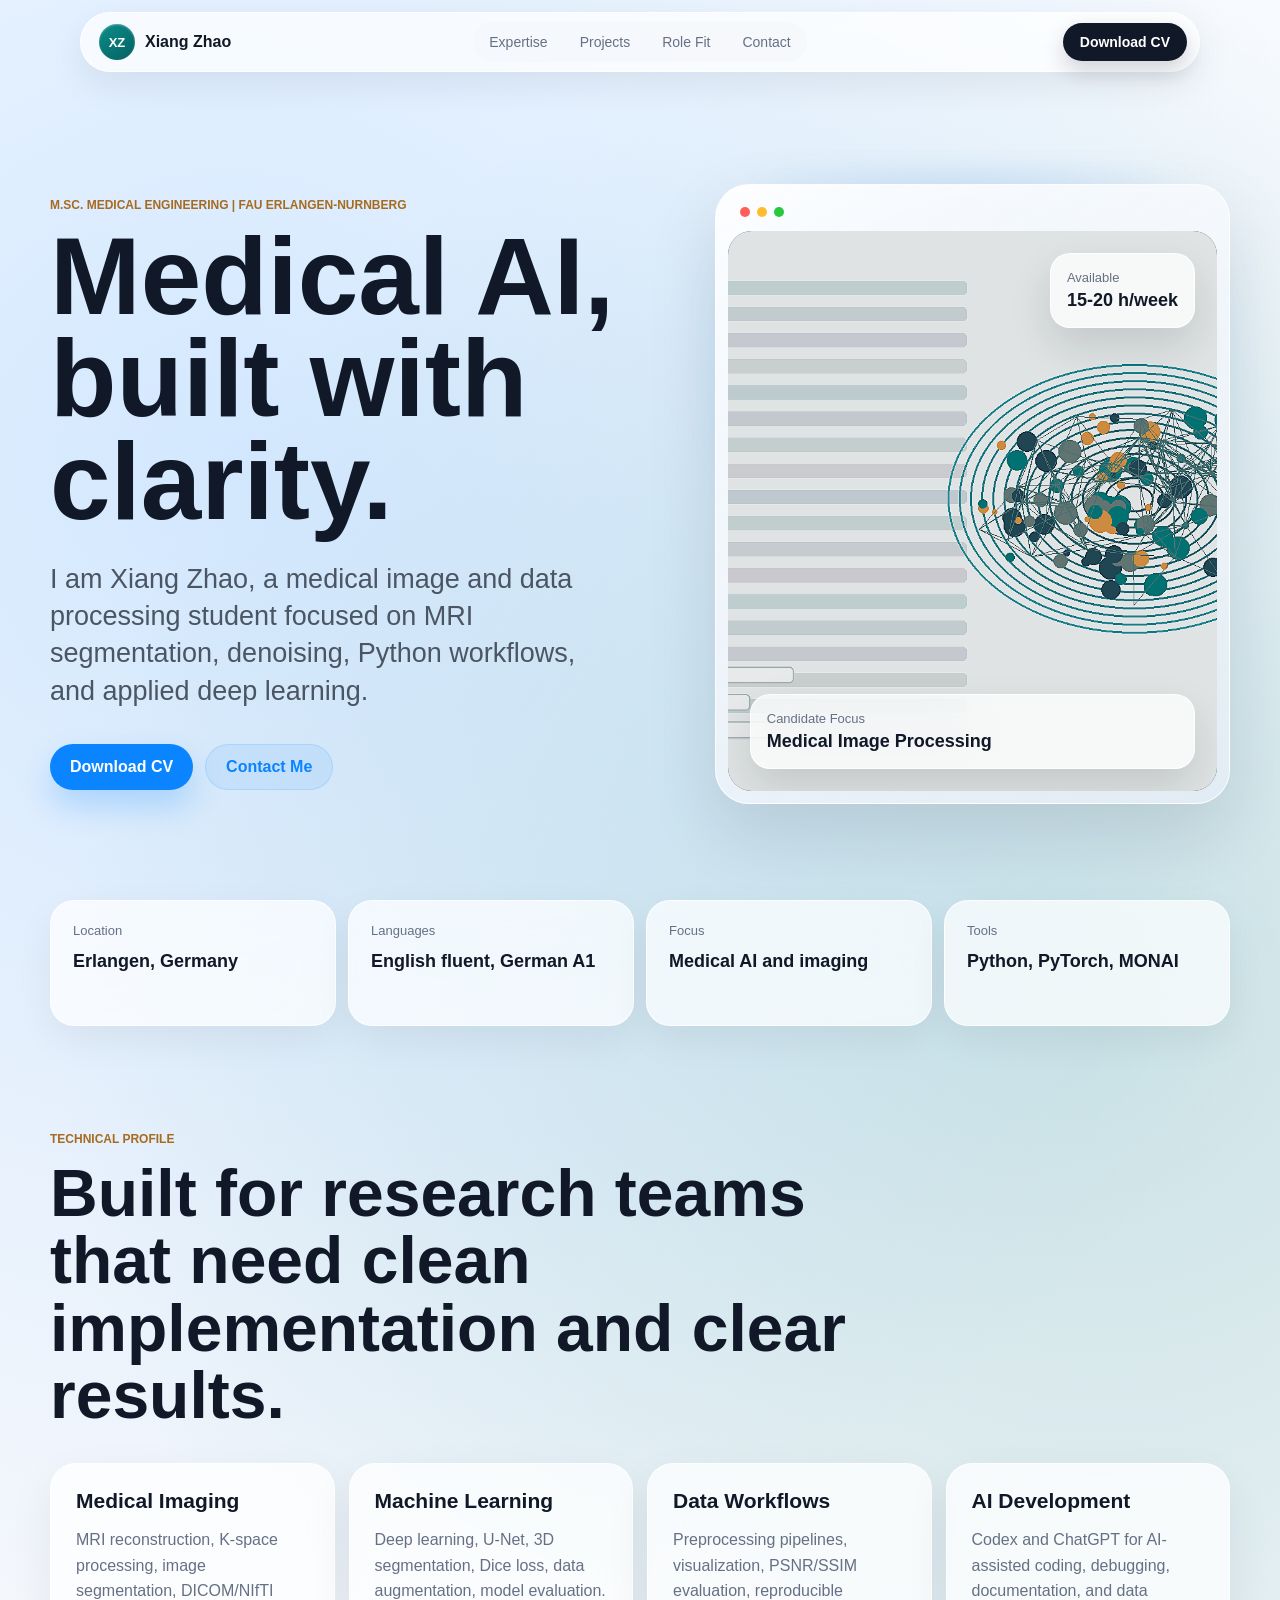
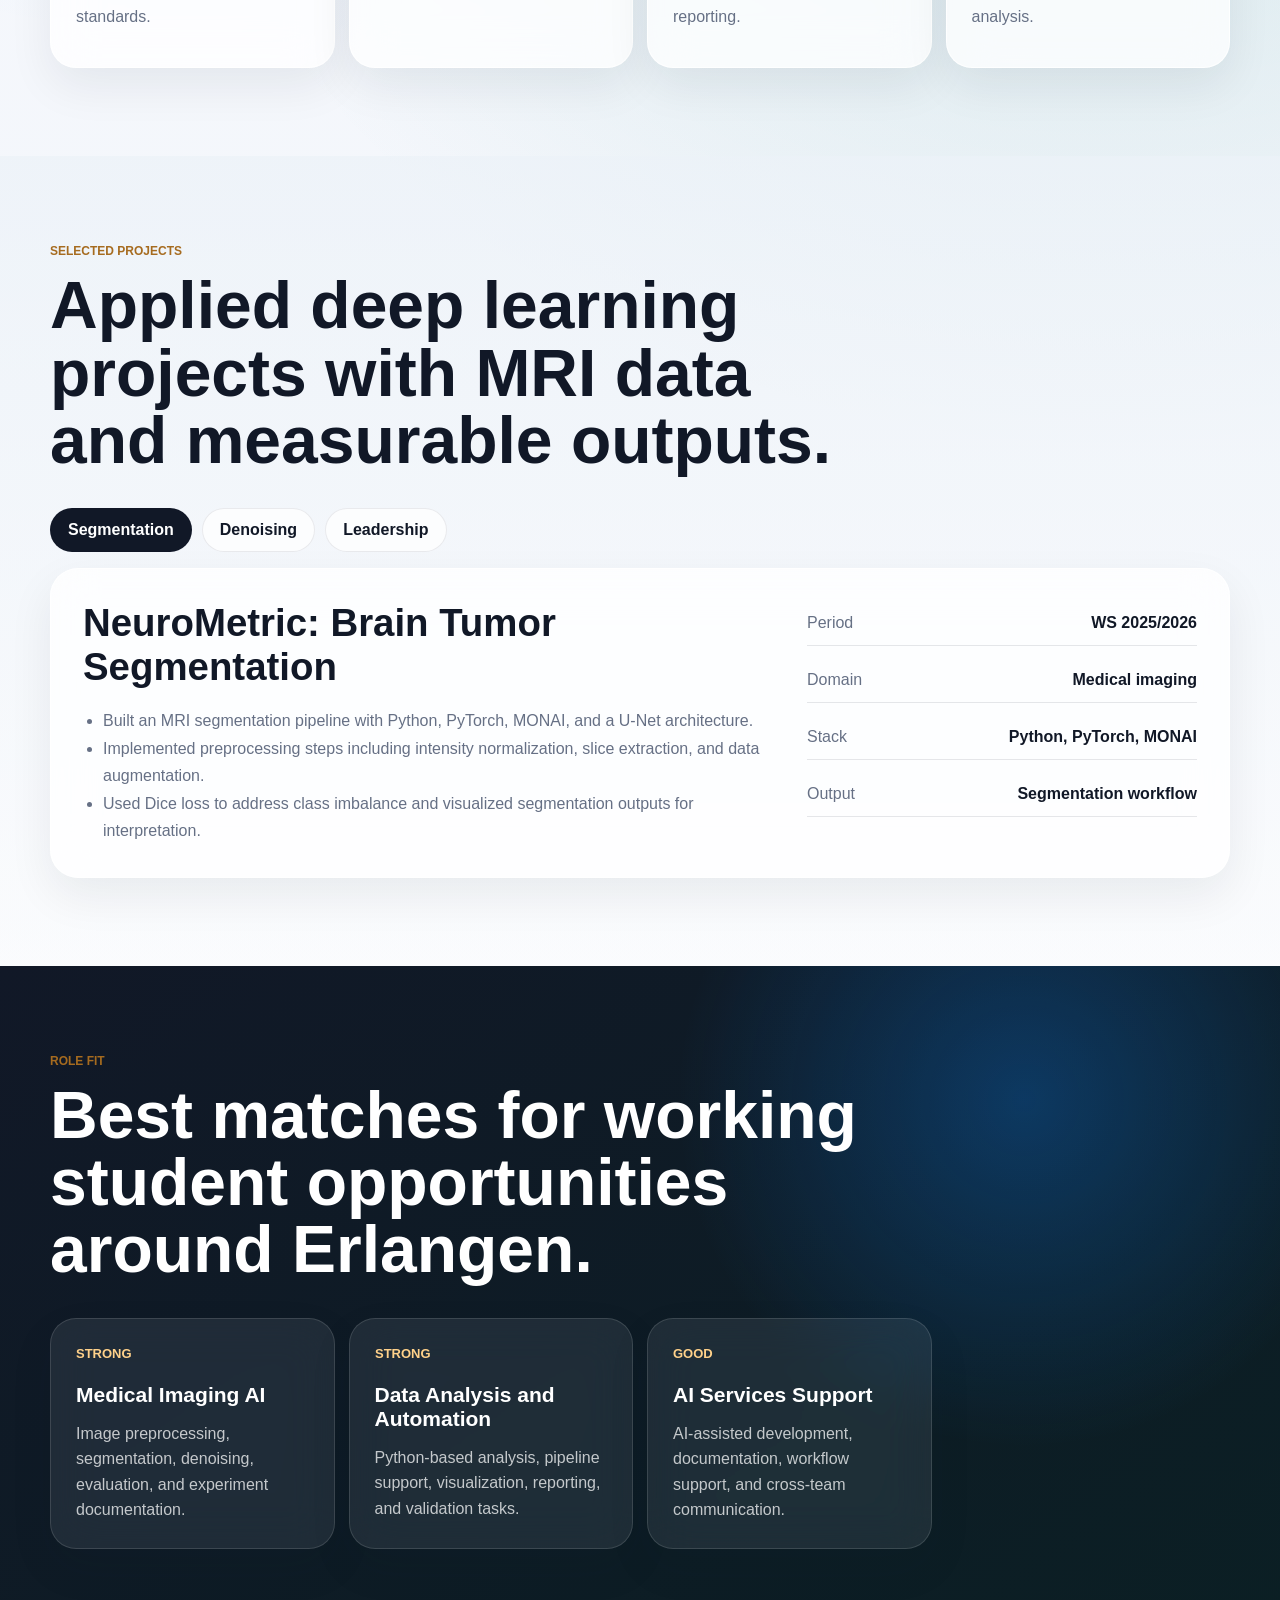
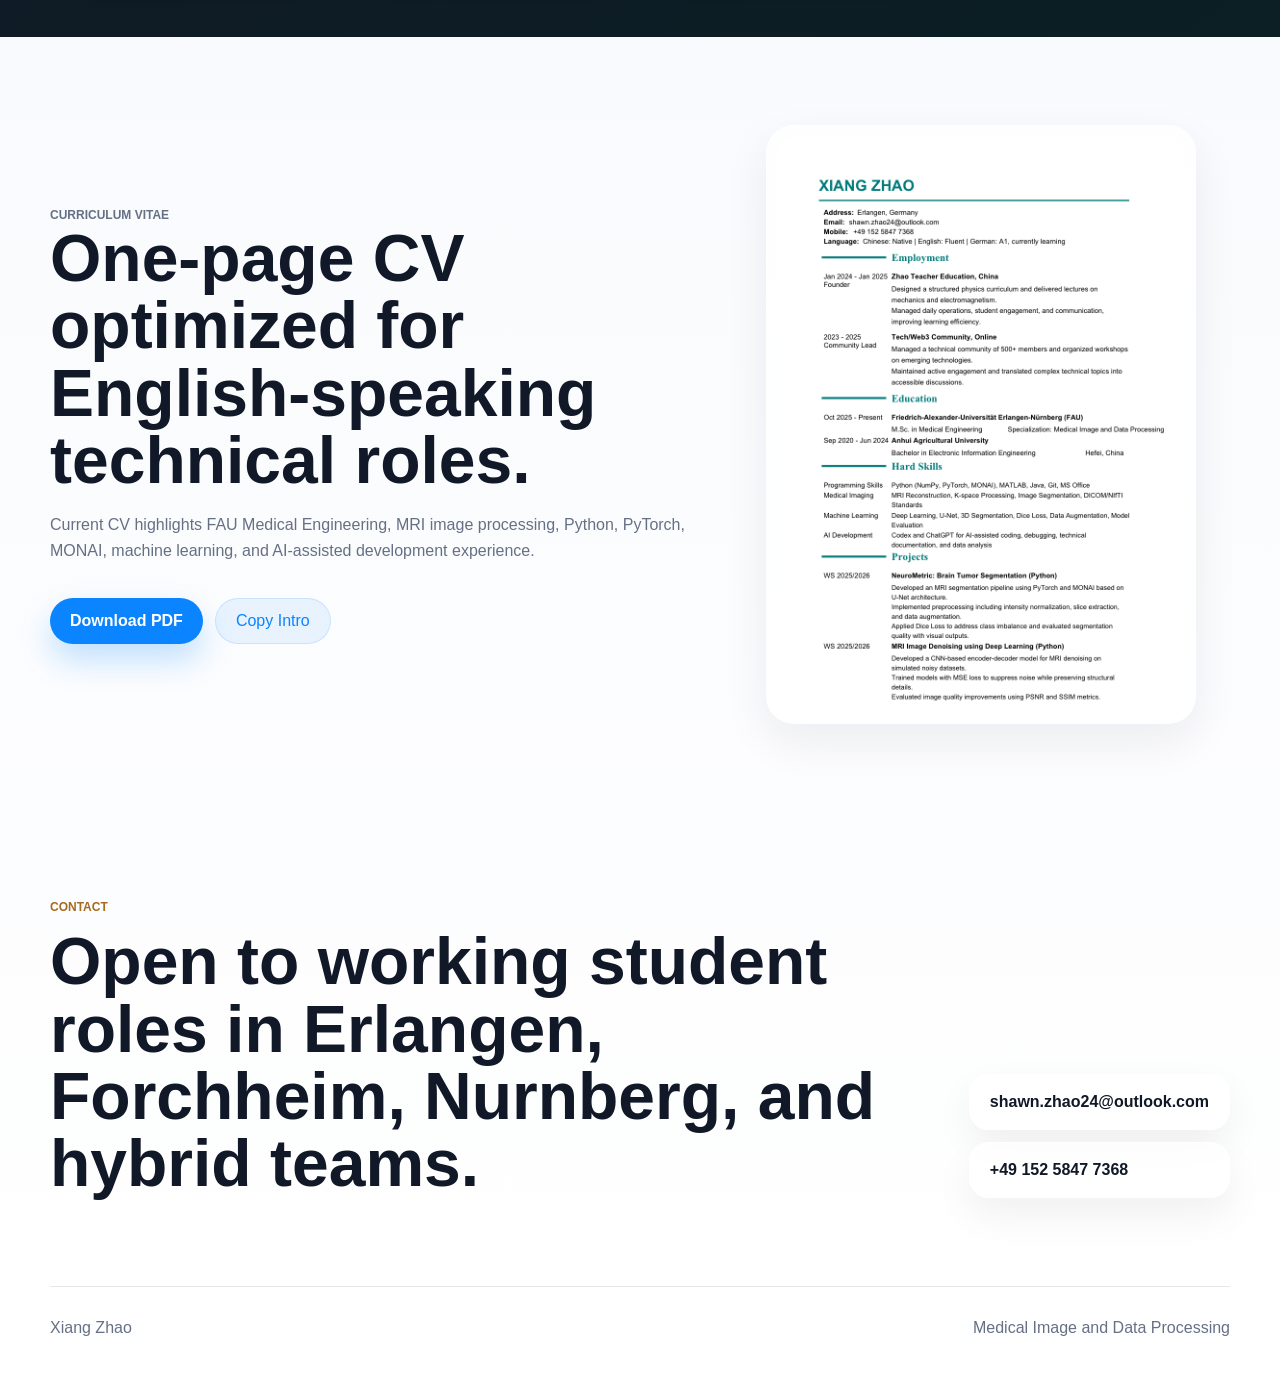
<file: index.html>
<!doctype html>
<html lang="en">
  <head>
    <meta charset="utf-8" />
    <meta name="viewport" content="width=device-width, initial-scale=1" />
    <title>Xiang Zhao | Medical AI Portfolio</title>
    <meta
      name="description"
      content="Xiang Zhao, M.Sc. Medical Engineering student at FAU Erlangen-Nurnberg specializing in medical image and data processing."
    />
    <link rel="stylesheet" href="styles.css" />
  </head>
  <body>
    <header class="site-header">
      <a class="brand" href="#home" aria-label="Xiang Zhao home">
        <span class="brand-mark">XZ</span>
        <span>Xiang Zhao</span>
      </a>
      <nav class="nav" aria-label="Primary navigation">
        <a href="#expertise">Expertise</a>
        <a href="#projects">Projects</a>
        <a href="#fit">Role Fit</a>
        <a href="#contact">Contact</a>
      </nav>
      <a class="header-action" href="assets/Xiang_Zhao_CV.pdf" download>Download CV</a>
    </header>

    <main>
      <section class="hero" id="home">
        <div class="hero-content">
          <p class="eyebrow">M.Sc. Medical Engineering | FAU Erlangen-Nurnberg</p>
          <h1>Medical AI, built with clarity.</h1>
          <p class="hero-copy">
            I am Xiang Zhao, a medical image and data processing student focused on MRI
            segmentation, denoising, Python workflows, and applied deep learning.
          </p>
          <div class="hero-actions">
            <a class="primary-action" href="assets/Xiang_Zhao_CV.pdf" download>Download CV</a>
            <a class="secondary-action" href="mailto:shawn.zhao24@outlook.com">Contact Me</a>
          </div>
        </div>
        <div class="hero-device" aria-label="Medical AI portfolio preview">
          <div class="device-bar">
            <span></span>
            <span></span>
            <span></span>
          </div>
          <div class="device-screen">
            <img src="assets/medical-ai-visual.png" alt="Abstract medical imaging and AI network visual" />
            <div class="screen-card">
              <span>Candidate Focus</span>
              <strong>Medical Image Processing</strong>
            </div>
            <div class="screen-metric">
              <span>Available</span>
              <strong>15-20 h/week</strong>
            </div>
          </div>
        </div>
      </section>

      <section class="intro-band" aria-label="Candidate snapshot">
        <div class="metric">
          <span>Location</span>
          <strong>Erlangen, Germany</strong>
        </div>
        <div class="metric">
          <span>Languages</span>
          <strong>English fluent, German A1</strong>
        </div>
        <div class="metric">
          <span>Focus</span>
          <strong>Medical AI and imaging</strong>
        </div>
        <div class="metric">
          <span>Tools</span>
          <strong>Python, PyTorch, MONAI</strong>
        </div>
      </section>

      <section class="section" id="expertise">
        <div class="section-head">
          <p class="eyebrow">Technical Profile</p>
          <h2>Built for research teams that need clean implementation and clear results.</h2>
        </div>
        <div class="expertise-grid">
          <article class="skill-card">
            <h3>Medical Imaging</h3>
            <p>MRI reconstruction, K-space processing, image segmentation, DICOM/NIfTI standards.</p>
          </article>
          <article class="skill-card">
            <h3>Machine Learning</h3>
            <p>Deep learning, U-Net, 3D segmentation, Dice loss, data augmentation, model evaluation.</p>
          </article>
          <article class="skill-card">
            <h3>Data Workflows</h3>
            <p>Preprocessing pipelines, visualization, PSNR/SSIM evaluation, reproducible reporting.</p>
          </article>
          <article class="skill-card">
            <h3>AI Development</h3>
            <p>Codex and ChatGPT for AI-assisted coding, debugging, documentation, and data analysis.</p>
          </article>
        </div>
      </section>

      <section class="section split" id="projects">
        <div class="section-head">
          <p class="eyebrow">Selected Projects</p>
          <h2>Applied deep learning projects with MRI data and measurable outputs.</h2>
        </div>
        <div class="project-tabs" role="tablist" aria-label="Project selection">
          <button class="tab-button is-active" type="button" data-project="segmentation">Segmentation</button>
          <button class="tab-button" type="button" data-project="denoising">Denoising</button>
          <button class="tab-button" type="button" data-project="community">Leadership</button>
        </div>
        <div class="project-panel" id="project-panel" aria-live="polite"></div>
      </section>

      <section class="section fit-section" id="fit">
        <div class="section-head">
          <p class="eyebrow">Role Fit</p>
          <h2>Best matches for working student opportunities around Erlangen.</h2>
        </div>
        <div class="fit-grid">
          <article>
            <span class="fit-score">Strong</span>
            <h3>Medical Imaging AI</h3>
            <p>Image preprocessing, segmentation, denoising, evaluation, and experiment documentation.</p>
          </article>
          <article>
            <span class="fit-score">Strong</span>
            <h3>Data Analysis and Automation</h3>
            <p>Python-based analysis, pipeline support, visualization, reporting, and validation tasks.</p>
          </article>
          <article>
            <span class="fit-score">Good</span>
            <h3>AI Services Support</h3>
            <p>AI-assisted development, documentation, workflow support, and cross-team communication.</p>
          </article>
        </div>
      </section>

      <section class="section cv-section" id="cv">
        <div class="cv-copy">
          <p class="eyebrow">Curriculum Vitae</p>
          <h2>One-page CV optimized for English-speaking technical roles.</h2>
          <p>
            Current CV highlights FAU Medical Engineering, MRI image processing, Python, PyTorch,
            MONAI, machine learning, and AI-assisted development experience.
          </p>
          <div class="hero-actions">
            <a class="primary-action" href="assets/Xiang_Zhao_CV.pdf" download>Download PDF</a>
            <button class="secondary-action button-reset" type="button" id="copy-intro">Copy Intro</button>
          </div>
        </div>
        <a class="cv-preview" href="assets/Xiang_Zhao_CV.pdf" target="_blank" rel="noreferrer">
          <img src="assets/cv-preview.png" alt="Preview of Xiang Zhao's CV" />
        </a>
      </section>

      <section class="section contact-section" id="contact">
        <div>
          <p class="eyebrow">Contact</p>
          <h2>Open to working student roles in Erlangen, Forchheim, Nurnberg, and hybrid teams.</h2>
        </div>
        <div class="contact-actions">
          <a href="mailto:shawn.zhao24@outlook.com">shawn.zhao24@outlook.com</a>
          <a href="tel:+4915258477368">+49 152 5847 7368</a>
        </div>
      </section>
    </main>

    <footer class="footer">
      <span>Xiang Zhao</span>
      <span>Medical Image and Data Processing</span>
    </footer>

    <script src="script.js"></script>
  </body>
</html>
</file>
<file: styles.css>
:root {
  --ink: #111827;
  --muted: #667085;
  --soft: #f5f7fb;
  --panel: rgba(255, 255, 255, 0.72);
  --white: #ffffff;
  --line: rgba(17, 24, 39, 0.1);
  --teal: #007a78;
  --blue: #0a84ff;
  --gold: #a66b1f;
  --shadow: 0 28px 70px rgba(15, 23, 42, 0.12);
  --blur: blur(22px) saturate(1.18);
}

* {
  box-sizing: border-box;
}

html {
  scroll-behavior: smooth;
}

section {
  scroll-margin-top: 92px;
}

body {
  margin: 0;
  color: var(--ink);
  background:
    radial-gradient(circle at 18% 10%, rgba(10, 132, 255, 0.16), transparent 28%),
    radial-gradient(circle at 86% 22%, rgba(0, 122, 120, 0.18), transparent 28%),
    linear-gradient(180deg, #fbfcff 0%, #f3f6fb 44%, #ffffff 100%);
  font-family: -apple-system, BlinkMacSystemFont, "SF Pro Display", "SF Pro Text", Arial, sans-serif;
  letter-spacing: 0;
}

a {
  color: inherit;
  text-decoration: none;
}

img {
  display: block;
  max-width: 100%;
}

.site-header {
  position: sticky;
  top: 12px;
  z-index: 20;
  width: min(1120px, calc(100% - 32px));
  margin: 12px auto 0;
  display: grid;
  grid-template-columns: 1fr auto 1fr;
  align-items: center;
  gap: 22px;
  min-height: 58px;
  padding: 9px 12px;
  background: rgba(255, 255, 255, 0.72);
  border: 1px solid rgba(255, 255, 255, 0.72);
  border-radius: 999px;
  box-shadow: 0 12px 36px rgba(15, 23, 42, 0.08);
  backdrop-filter: var(--blur);
}

.brand,
.nav,
.hero-actions,
.contact-actions {
  display: flex;
  align-items: center;
}

.brand {
  gap: 10px;
  padding-left: 6px;
  font-weight: 700;
}

.brand-mark {
  display: inline-grid;
  width: 36px;
  height: 36px;
  place-items: center;
  color: var(--white);
  background: linear-gradient(145deg, #0b8f8b, #065f61);
  border-radius: 50%;
  font-size: 13px;
  box-shadow: inset 0 1px 2px rgba(255, 255, 255, 0.35);
}

.nav {
  gap: 8px;
  padding: 4px;
  color: var(--muted);
  font-size: 14px;
  background: rgba(245, 247, 251, 0.74);
  border-radius: 999px;
}

.nav a {
  padding: 8px 12px;
  border-radius: 999px;
}

.nav a:hover {
  color: var(--ink);
  background: var(--white);
}

.header-action {
  justify-self: end;
  padding: 11px 17px;
  color: var(--white);
  background: var(--ink);
  border-radius: 999px;
  font-size: 14px;
  font-weight: 700;
  box-shadow: 0 10px 22px rgba(17, 24, 39, 0.18);
}

.hero {
  position: relative;
  width: min(1180px, calc(100% - 32px));
  min-height: calc(100vh - 82px);
  margin: 0 auto;
  display: grid;
  grid-template-columns: minmax(0, 0.96fr) minmax(360px, 0.86fr);
  gap: clamp(36px, 7vw, 92px);
  align-items: center;
  padding: clamp(62px, 9vw, 112px) 0 clamp(54px, 8vw, 96px);
}

.hero-content {
  max-width: 720px;
}

.eyebrow {
  margin: 0 0 14px;
  color: var(--gold);
  font-size: 12px;
  font-weight: 800;
  letter-spacing: 0;
  text-transform: uppercase;
}

.hero h1,
.section h2,
.contact-section h2 {
  margin: 0;
  font-weight: 760;
  letter-spacing: 0;
}

.hero h1 {
  max-width: 760px;
  font-size: clamp(58px, 8.5vw, 112px);
  line-height: 0.94;
}

.hero-copy {
  max-width: 650px;
  margin: 28px 0 0;
  color: #4b5563;
  font-size: clamp(19px, 2.3vw, 27px);
  line-height: 1.38;
}

.hero-actions {
  flex-wrap: wrap;
  gap: 12px;
  margin-top: 34px;
}

.primary-action,
.secondary-action {
  min-height: 46px;
  display: inline-flex;
  align-items: center;
  justify-content: center;
  padding: 12px 20px;
  border-radius: 999px;
  font-weight: 720;
  transition: transform 180ms ease, box-shadow 180ms ease, background 180ms ease;
}

.primary-action {
  color: var(--white);
  background: var(--blue);
  box-shadow: 0 16px 32px rgba(10, 132, 255, 0.24);
}

.secondary-action {
  color: var(--blue);
  background: rgba(10, 132, 255, 0.08);
  border: 1px solid rgba(10, 132, 255, 0.14);
}

.primary-action:hover,
.secondary-action:hover,
.header-action:hover {
  transform: translateY(-1px);
}

.button-reset {
  font: inherit;
  cursor: pointer;
  background: transparent;
}

.hero-device {
  position: relative;
  padding: 12px;
  background: linear-gradient(145deg, rgba(255, 255, 255, 0.9), rgba(230, 237, 246, 0.8));
  border: 1px solid rgba(255, 255, 255, 0.8);
  border-radius: 34px;
  box-shadow: var(--shadow);
}

.hero-device::before {
  content: "";
  position: absolute;
  inset: -18px;
  z-index: -1;
  background: radial-gradient(circle at 50% 30%, rgba(10, 132, 255, 0.22), transparent 54%);
  filter: blur(10px);
}

.device-bar {
  display: flex;
  gap: 7px;
  padding: 10px 12px 14px;
}

.device-bar span {
  width: 10px;
  height: 10px;
  border-radius: 50%;
  background: #d0d7de;
}

.device-bar span:nth-child(1) {
  background: #ff5f57;
}

.device-bar span:nth-child(2) {
  background: #febc2e;
}

.device-bar span:nth-child(3) {
  background: #28c840;
}

.device-screen {
  position: relative;
  min-height: 560px;
  overflow: hidden;
  border-radius: 24px;
  background: #102528;
}

.device-screen img {
  width: 100%;
  height: 560px;
  object-fit: cover;
  opacity: 0.9;
}

.screen-card,
.screen-metric {
  position: absolute;
  display: grid;
  gap: 5px;
  padding: 16px;
  background: rgba(255, 255, 255, 0.74);
  border: 1px solid rgba(255, 255, 255, 0.85);
  border-radius: 20px;
  backdrop-filter: var(--blur);
  box-shadow: 0 18px 40px rgba(15, 23, 42, 0.13);
}

.screen-card {
  left: 22px;
  right: 22px;
  bottom: 22px;
}

.screen-metric {
  top: 22px;
  right: 22px;
}

.screen-card span,
.screen-metric span {
  color: var(--muted);
  font-size: 13px;
}

.screen-card strong,
.screen-metric strong {
  font-size: 18px;
}

.intro-band {
  width: min(1180px, calc(100% - 32px));
  margin: 0 auto 18px;
  display: grid;
  grid-template-columns: repeat(4, 1fr);
  gap: 12px;
}

.metric {
  min-height: 126px;
  padding: 22px;
  background: var(--panel);
  border: 1px solid rgba(255, 255, 255, 0.78);
  border-radius: 24px;
  box-shadow: 0 14px 38px rgba(15, 23, 42, 0.06);
  backdrop-filter: var(--blur);
}

.metric span {
  display: block;
  margin-bottom: 12px;
  color: var(--muted);
  font-size: 13px;
}

.metric strong {
  font-size: 18px;
  line-height: 1.25;
}

.section {
  width: min(1180px, calc(100% - 32px));
  margin: 0 auto;
  padding: 88px 0;
}

.section-head {
  max-width: 820px;
  margin-bottom: 34px;
}

.section h2 {
  font-size: clamp(36px, 5.5vw, 66px);
  line-height: 1.02;
}

.expertise-grid,
.fit-grid {
  display: grid;
  grid-template-columns: repeat(4, 1fr);
  gap: 14px;
}

.skill-card,
.fit-grid article,
.project-panel,
.cv-preview {
  background: rgba(255, 255, 255, 0.76);
  border: 1px solid rgba(255, 255, 255, 0.8);
  box-shadow: 0 18px 46px rgba(15, 23, 42, 0.07);
  backdrop-filter: var(--blur);
}

.skill-card,
.fit-grid article {
  min-height: 205px;
  padding: 25px;
  border-radius: 26px;
}

.skill-card h3,
.fit-grid h3 {
  margin: 0 0 14px;
  font-size: 21px;
}

.skill-card p,
.fit-grid p,
.cv-copy p {
  margin: 0;
  color: var(--muted);
  line-height: 1.6;
}

.split {
  width: 100%;
  max-width: none;
  padding-inline: max(16px, calc((100vw - 1180px) / 2));
  background: linear-gradient(180deg, rgba(236, 242, 248, 0.74), rgba(255, 255, 255, 0.5));
}

.project-tabs {
  display: flex;
  flex-wrap: wrap;
  gap: 10px;
  margin-bottom: 16px;
}

.tab-button {
  min-height: 44px;
  padding: 10px 17px;
  color: var(--ink);
  background: rgba(255, 255, 255, 0.72);
  border: 1px solid rgba(17, 24, 39, 0.08);
  border-radius: 999px;
  font: inherit;
  font-weight: 720;
  cursor: pointer;
  transition: transform 180ms ease, background 180ms ease, color 180ms ease;
}

.tab-button:hover {
  transform: translateY(-1px);
}

.tab-button.is-active {
  color: var(--white);
  background: var(--ink);
}

.project-panel {
  display: grid;
  grid-template-columns: minmax(0, 1fr) minmax(260px, 390px);
  gap: 28px;
  padding: 32px;
  border-radius: 28px;
}

.project-panel h3 {
  margin: 0 0 18px;
  font-size: clamp(27px, 3vw, 42px);
}

.project-panel ul {
  margin: 0;
  padding-left: 20px;
  color: var(--muted);
  line-height: 1.72;
}

.project-meta {
  display: grid;
  gap: 12px;
  align-self: start;
}

.project-meta span {
  display: flex;
  justify-content: space-between;
  gap: 14px;
  padding: 13px 0;
  border-bottom: 1px solid var(--line);
  color: var(--muted);
}

.project-meta strong {
  color: var(--ink);
  text-align: right;
}

.fit-section {
  width: 100%;
  max-width: none;
  padding-inline: max(16px, calc((100vw - 1180px) / 2));
  color: var(--white);
  background:
    radial-gradient(circle at 80% 20%, rgba(10, 132, 255, 0.28), transparent 30%),
    linear-gradient(145deg, #111827, #0b1f24);
}

.fit-section .section-head h2 {
  color: var(--white);
}

.fit-grid article {
  background: rgba(255, 255, 255, 0.08);
  border-color: rgba(255, 255, 255, 0.13);
}

.fit-grid p {
  color: rgba(255, 255, 255, 0.74);
}

.fit-score {
  display: inline-block;
  margin-bottom: 22px;
  color: #ffd18a;
  font-size: 13px;
  font-weight: 800;
  text-transform: uppercase;
}

.cv-section {
  display: grid;
  grid-template-columns: minmax(0, 0.95fr) minmax(280px, 430px);
  gap: clamp(28px, 6vw, 76px);
  align-items: center;
}

.cv-copy .secondary-action {
  color: var(--blue);
  background: rgba(10, 132, 255, 0.08);
  border-color: rgba(10, 132, 255, 0.14);
}

.cv-copy h2 {
  margin-bottom: 18px;
}

.cv-preview {
  display: block;
  padding: 10px;
  border-radius: 28px;
}

.cv-preview img {
  border-radius: 20px;
}

.contact-section {
  display: grid;
  grid-template-columns: minmax(0, 1fr) auto;
  gap: 32px;
  align-items: end;
}

.contact-actions {
  flex-direction: column;
  align-items: stretch;
  gap: 12px;
  min-width: min(390px, 100%);
}

.contact-actions a {
  padding: 18px 20px;
  background: rgba(255, 255, 255, 0.74);
  border: 1px solid rgba(255, 255, 255, 0.8);
  border-radius: 20px;
  font-weight: 720;
  box-shadow: 0 16px 38px rgba(15, 23, 42, 0.06);
}

.contact-actions a:hover {
  color: var(--blue);
}

.footer {
  width: min(1180px, calc(100% - 32px));
  margin: 0 auto;
  display: flex;
  justify-content: space-between;
  gap: 20px;
  padding: 32px 0 44px;
  color: var(--muted);
  border-top: 1px solid var(--line);
}

@media (max-width: 980px) {
  .site-header {
    grid-template-columns: 1fr auto;
  }

  .nav {
    display: none;
  }

  .hero,
  .intro-band,
  .expertise-grid,
  .fit-grid,
  .cv-section,
  .contact-section {
    grid-template-columns: 1fr 1fr;
  }

  .hero {
    grid-template-columns: 1fr;
    min-height: auto;
  }

  .hero-device {
    max-width: 620px;
    margin: 0 auto;
  }

  .project-panel {
    grid-template-columns: 1fr;
  }
}

@media (max-width: 640px) {
  .site-header {
    width: calc(100% - 20px);
    top: 8px;
    margin-top: 8px;
  }

  .brand span:last-child {
    max-width: 118px;
    white-space: nowrap;
    overflow: hidden;
    text-overflow: ellipsis;
  }

  .header-action {
    padding: 10px 13px;
    font-size: 13px;
  }

  .hero,
  .intro-band,
  .expertise-grid,
  .fit-grid,
  .cv-section,
  .contact-section {
    grid-template-columns: 1fr;
  }

  .hero {
    width: calc(100% - 28px);
    padding-top: 56px;
    gap: 36px;
  }

  .hero h1 {
    font-size: clamp(48px, 15vw, 66px);
  }

  .hero-copy {
    font-size: 19px;
  }

  .hero-actions {
    gap: 10px;
  }

  .primary-action,
  .secondary-action {
    flex: 1 1 auto;
  }

  .device-screen,
  .device-screen img {
    height: 430px;
    min-height: 430px;
  }

  .screen-metric {
    left: 18px;
    right: auto;
  }

  .section {
    width: calc(100% - 28px);
    padding: 64px 0;
  }

  .split,
  .fit-section {
    padding-inline: 14px;
  }

  .project-panel {
    padding: 22px;
  }

  .footer {
    width: calc(100% - 28px);
    flex-direction: column;
  }
}
</file>
